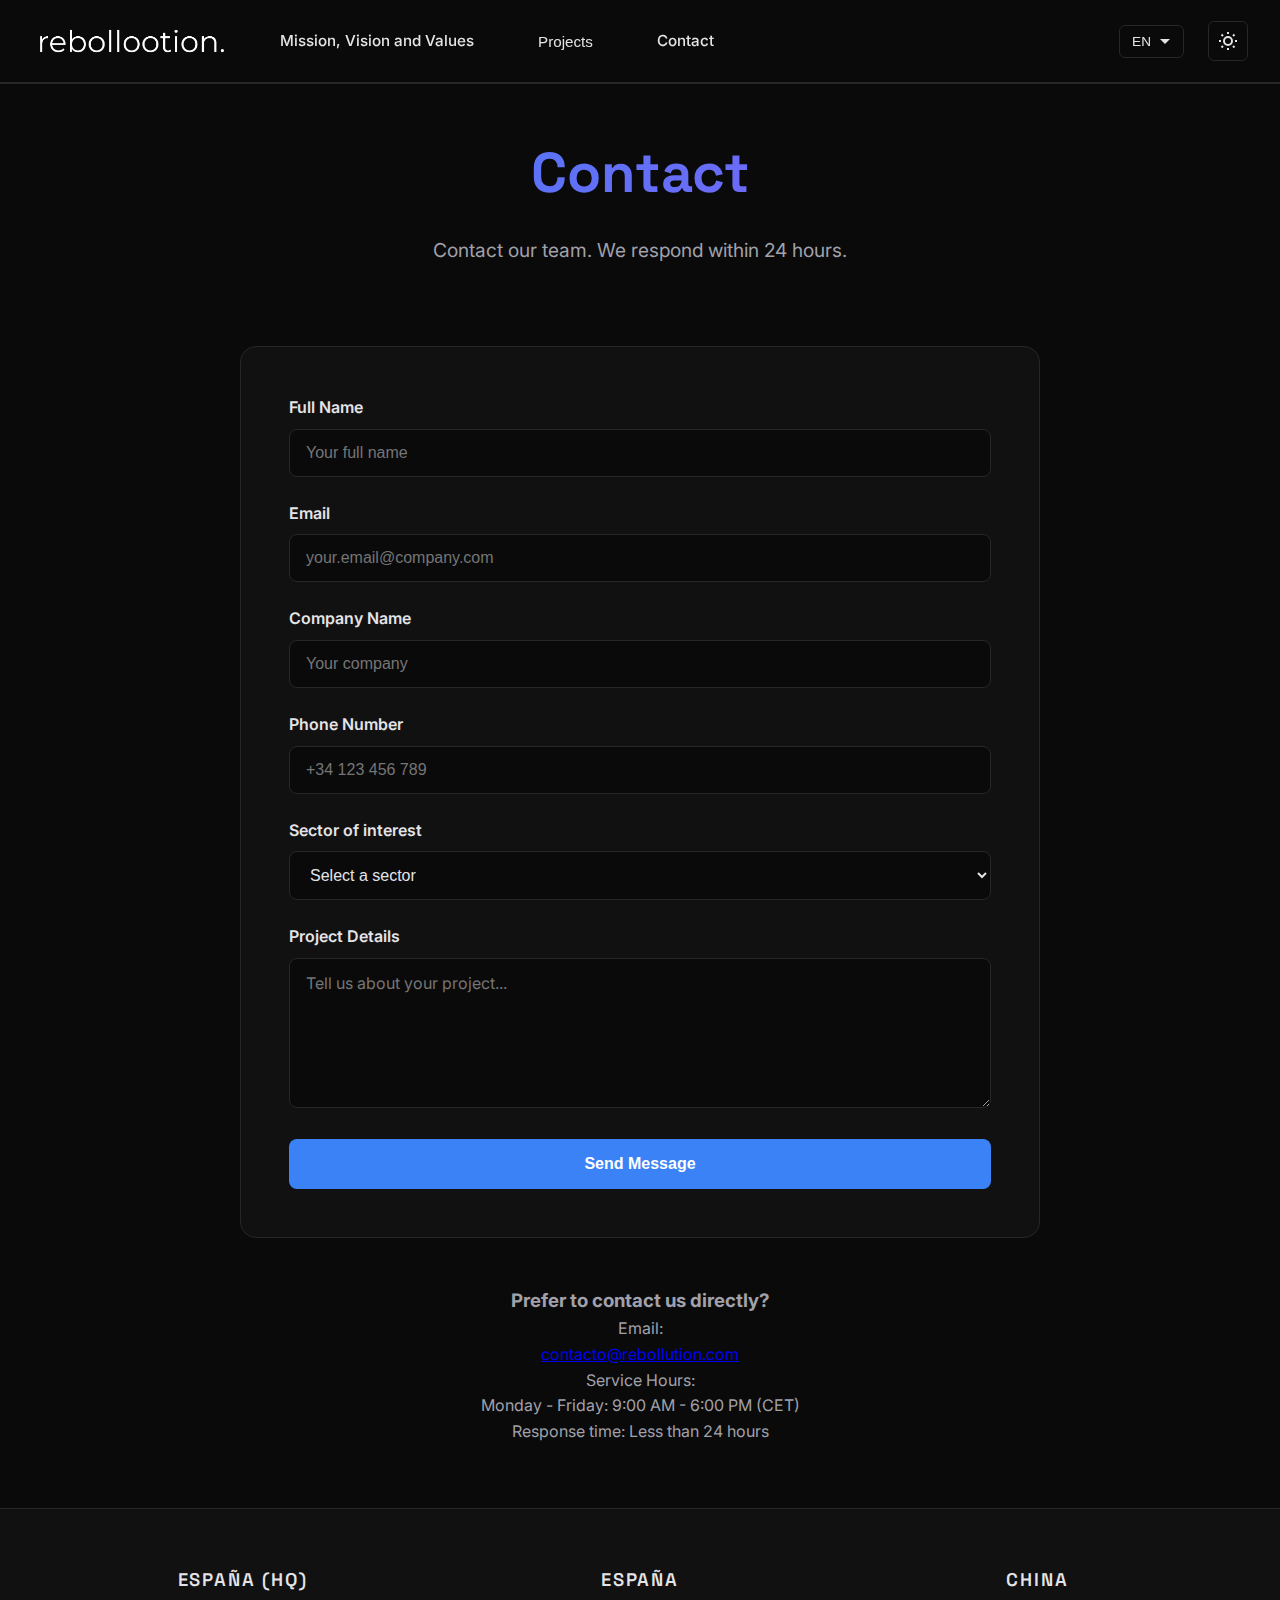
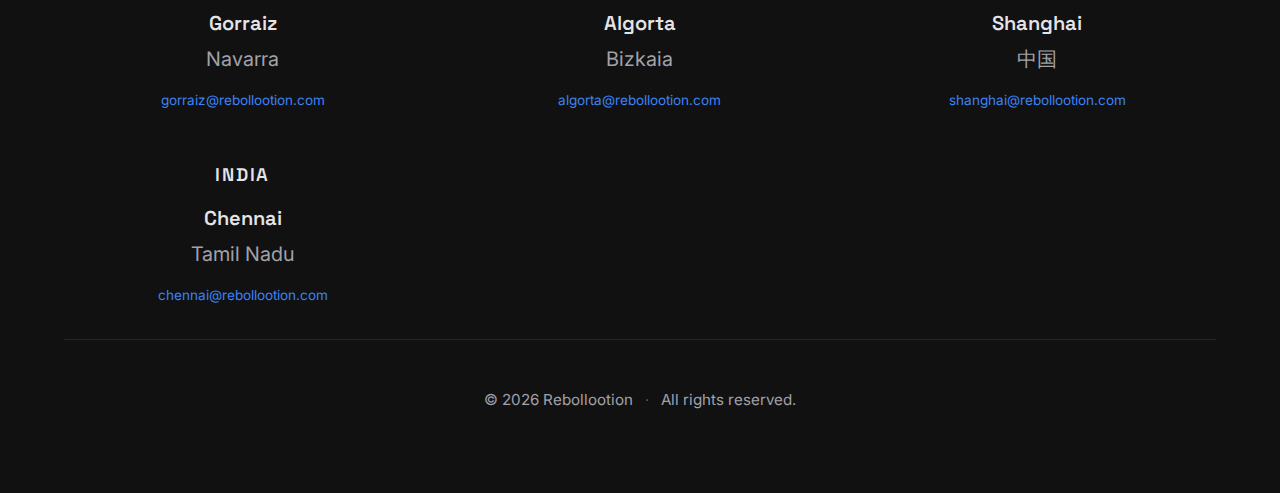
<file: pages/contacto.html>
<!DOCTYPE html>
<html lang="en">
	<head>
		<!-- Meta tags -->
		<meta charset="UTF-8" />
		<meta name="viewport" content="width=device-width, initial-scale=1.0" />
		<meta
			name="description"
			content="Rebollution - Contact us - Let's transform your technology"
		/>
		<meta
			name="keywords"
			content="contact, consulting, technology, rebollution"
		/>
		<meta name="author" content="Rebollution" />
		<title data-i18n="contact-page-title">Contact Us</title>

		<!-- Stylesheets -->
		<link rel="stylesheet" href="../assets/css/styles.css" />
		<link rel="stylesheet" href="../assets/css/header.css" />
		<link rel="stylesheet" href="../assets/css/pages.css" />
		<link rel="stylesheet" href="../assets/css/footer.css" />
	</head>

	<body>
		<!-- Header Component -->
		<div id="header-placeholder"></div>

		<!-- Main content -->
		<main class="subpage-main">
			<div class="container">
				<!-- Page header -->
				<div class="subpage-header">
					<h1 class="subpage-title" data-i18n="contact-page-title">
						Contact Us
					</h1>
					<p class="subpage-subtitle" data-i18n="contact-page-subtitle">
						Get in touch with our team. We respond within 24 hours.
					</p>
				</div>

				<!-- Contact container -->
				<div class="contact-container">
					<!-- Contact form -->
					<form class="contact-form" id="contactForm">
						<!-- Name field -->
						<div class="form-group">
							<label for="name" class="form-label" data-i18n="form-name"
								>Full Name</label
							>
							<input
								type="text"
								id="name"
								name="name"
								class="form-input"
								placeholder="Your full name"
								data-i18n-placeholder="form-name-placeholder"
								required
							/>
						</div>

						<!-- Email field -->
						<div class="form-group">
							<label for="email" class="form-label" data-i18n="form-email"
								>Email Address</label
							>
							<input
								type="email"
								id="email"
								name="email"
								class="form-input"
								placeholder="your.email@company.com"
								data-i18n-placeholder="form-email-placeholder"
								required
							/>
						</div>

						<!-- Company field -->
						<div class="form-group">
							<label for="company" class="form-label" data-i18n="form-company"
								>Company Name</label
							>
							<input
								type="text"
								id="company"
								name="company"
								class="form-input"
								placeholder="Your company"
								data-i18n-placeholder="form-company-placeholder"
							/>
						</div>

						<!-- Phone field -->
						<div class="form-group">
							<label for="phone" class="form-label" data-i18n="form-phone"
								>Phone Number</label
							>
							<input
								type="tel"
								id="phone"
								name="phone"
								class="form-input"
								placeholder="+34 123 456 789"
								data-i18n-placeholder="form-phone-placeholder"
							/>
						</div>

						<!-- Sector field -->
						<div class="form-group">
							<label for="sector" class="form-label" data-i18n="form-sector">
								Sector de interés
							</label>
							<select
								id="sector"
								name="sector"
								class="form-select"
								data-i18n-value="form-sector-select"
							>
								<option value="" data-i18n="form-sector-select">
									Selecciona un sector
								</option>

								<!-- Energía sostenible -->
								<option value="hydrogen" data-i18n="hydrogen-title">
									Hidrógeno
								</option>
								<option value="wind" data-i18n="wind-title">Eólica</option>
								<option value="solar" data-i18n="solar-title">
									Fotovoltaica
								</option>
								<option value="biomass" data-i18n="biomass-title">
									Biomasa
								</option>

								<!-- Electrónica avanzada -->
								<option value="robotics" data-i18n="robotics-title">
									Robótica
								</option>
								<option value="cybersecurity" data-i18n="cybersecurity-title">
									Ciberseguridad
								</option>
								<option value="automation" data-i18n="automation-title">
									Automatización
								</option>
								<option value="mobility" data-i18n="mobility-title">
									Movilidad
								</option>

								<!-- Opción genérica -->
								<option value="other" data-i18n="form-sector-other">
									Otro
								</option>
							</select>
						</div>

						<!-- Message field -->
						<div class="form-group">
							<label for="message" class="form-label" data-i18n="form-message"
								>Project Details</label
							>
							<textarea
								id="message"
								name="message"
								class="form-textarea"
								placeholder="Tell us about your project..."
								data-i18n-placeholder="form-message-placeholder"
								required
							></textarea>
						</div>

						<!-- Submit button -->
						<button
							type="submit"
							class="form-button"
							id="submitBtn"
							data-i18n="form-submit"
						>
							Send Message
						</button>

						<!-- Form messages -->
						<div
							id="formMessage"
							class="form-message"
							style="display: none"
						></div>
					</form>

					<!-- Contact information -->
					<div class="contact-info">
						<h3 data-i18n="contact-alternative-title">
							Prefer to contact us directly?
						</h3>
						<p data-i18n="contact-email-label">Email:</p>
						<p>
							<a href="mailto:contacto@rebollution.com"
								>contacto@rebollution.com</a
							>
						</p>
						<p data-i18n="contact-hours-label">Service Hours:</p>
						<p data-i18n="contact-hours">
							Monday - Friday: 9:00 AM - 6:00 PM (CET)
						</p>
						<p data-i18n="contact-response">
							Response time: Less than 24 hours
						</p>
					</div>
				</div>
			</div>
		</main>

		<!-- Footer Component -->
		<div id="footer-placeholder"></div>

		<!-- Scripts -->
		<script src="../assets/js/components.js"></script>
		<script src="../assets/js/script.js"></script>
		<script src="../assets/js/emailjs-config.js"></script>
		<script>
			// Form handling
			document
				.getElementById("contactForm")
				.addEventListener("submit", async (e) => {
					e.preventDefault();

					const submitBtn = document.getElementById("submitBtn");
					const formMessage = document.getElementById("formMessage");
					const originalText = submitBtn.getAttribute("data-i18n");

					submitBtn.disabled = true;
					submitBtn.textContent =
						submitBtn.getAttribute("data-i18n") || "Sending...";

					try {
						const formData = new FormData(e.target);
						const data = Object.fromEntries(formData);

						// Send email using EmailJS
						await emailjs.send(
							"service_YOUR_SERVICE_ID",
							"template_YOUR_TEMPLATE_ID",
							{
								from_name: data.name,
								from_email: data.email,
								company: data.company,
								phone: data.phone,
								sector: data.sector,
								project_type: data.projectType,
								budget: data.budget,
								message: data.message,
							}
						);

						// Success message
						formMessage.classList.remove("error");
						formMessage.classList.add("success");
						formMessage.textContent =
							"Message sent successfully! We will respond within 24 hours.";
						formMessage.style.display = "block";

						// Reset form
						e.target.reset();
					} catch (error) {
						// Error message
						formMessage.classList.remove("success");
						formMessage.classList.add("error");
						formMessage.textContent =
							"Failed to send message. Please try again or email us directly.";
						formMessage.style.display = "block";
					} finally {
						submitBtn.disabled = false;
						submitBtn.textContent = "Send Message";
					}
				});
		</script>
	</body>
</html>
</file>
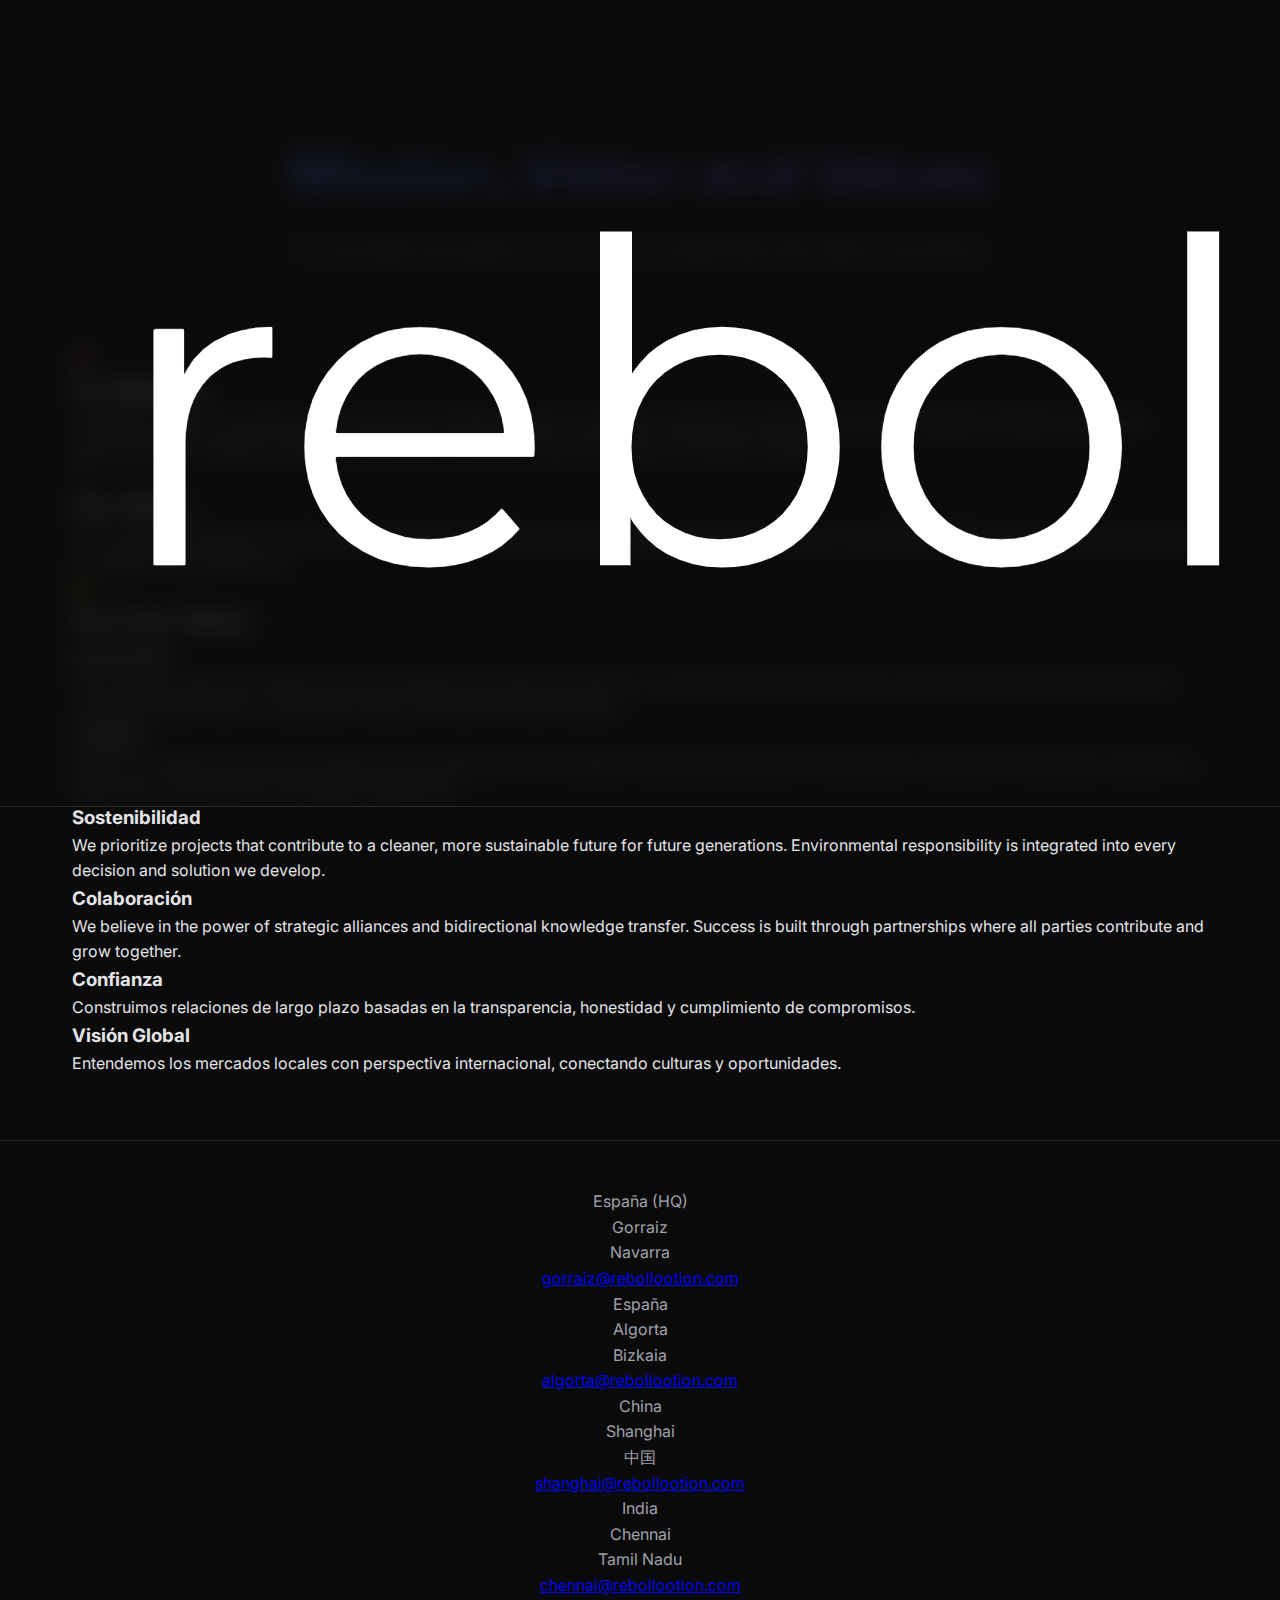
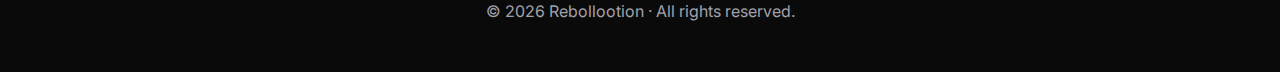
<file: pages/mision.html>
<!DOCTYPE html>
<html lang="es">
	<head>
		<meta charset="UTF-8" />
		<meta name="viewport" content="width=device-width, initial-scale=1.0" />
		<meta
			name="description"
			content="Rebollootion - Misión, Visión y Valores"
		/>
		<title>Misión, Visión y Valores | Rebollootion</title>
		<link rel="stylesheet" href="../assets/css/styles.css" />
		<link rel="stylesheet" href="../assets/css/pages.css" />
	</head>
	<body>
		<div id="header-placeholder"></div>

		<main class="subpage-main">
			<div class="container">
				<div class="subpage-header">
					<h1 class="subpage-title" data-i18n="mission-page-title">
						Misión, Visión y Valores
					</h1>
					<p class="subpage-subtitle" data-i18n="mission-page-subtitle">
						Los principios que guían nuestro trabajo y nuestra relación con
						clientes y partners
					</p>
				</div>

				<!-- MISIÓN -->
				<section class="mission-section">
					<div class="mission-card">
						<div class="mission-icon">🎯</div>
						<h2 data-i18n="mission-title">Nuestra Misión</h2>
						<p data-i18n="mission-text">
							Transformar ideas innovadoras en soluciones tecnológicas reales,
							conectando empresas europeas con mercados globales mediante
							consultoría especializada en energías sostenibles, electrónica
							avanzada y servicios técnicos de máxima calidad.
						</p>
					</div>
				</section>

				<!-- VISIÓN -->
				<section class="mission-section">
					<div class="mission-card">
						<div class="mission-icon">🔭</div>
						<h2 data-i18n="vision-title">Nuestra Visión</h2>
						<p data-i18n="vision-text">
							Ser el puente tecnológico de referencia entre Europa y Asia,
							liderando la transformación hacia un futuro sostenible mediante la
							innovación tecnológica y la colaboración internacional.
						</p>
					</div>
				</section>

				<!-- VALORES -->
				<section class="mission-section">
					<div class="mission-card">
						<div class="mission-icon">⭐</div>
						<h2 data-i18n="values-title">Nuestros Valores</h2>
						<div class="values-grid">
							<div class="value-item">
								<h3 data-i18n="value-innovation">Innovación</h3>
								<p data-i18n="value-innovation-desc">
									Buscamos constantemente nuevas soluciones y tecnologías que
									generen valor real para nuestros clientes.
								</p>
							</div>
							<div class="value-item">
								<h3 data-i18n="value-quality">Calidad</h3>
								<p data-i18n="value-quality-desc">
									Comprometidos con la excelencia técnica y el cumplimiento de
									los más altos estándares internacionales.
								</p>
							</div>
							<div class="value-item">
								<h3 data-i18n="value-sustainability">Sostenibilidad</h3>
								<p data-i18n="value-sustainability-desc">
									Priorizamos proyectos que contribuyen a un futuro más limpio y
									sostenible para las próximas generaciones.
								</p>
							</div>
							<div class="value-item">
								<h3 data-i18n="value-collaboration">Colaboración</h3>
								<p data-i18n="value-collaboration-desc">
									Creemos en el poder de las alianzas estratégicas y la
									transferencia bidireccional de conocimiento.
								</p>
							</div>
							<div class="value-item">
								<h3 data-i18n="value-trust">Confianza</h3>
								<p data-i18n="value-trust-desc">
									Construimos relaciones de largo plazo basadas en la
									transparencia, honestidad y cumplimiento de compromisos.
								</p>
							</div>
							<div class="value-item">
								<h3 data-i18n="value-global">Visión Global</h3>
								<p data-i18n="value-global-desc">
									Entendemos los mercados locales con perspectiva internacional,
									conectando culturas y oportunidades.
								</p>
							</div>
						</div>
					</div>
				</section>
			</div>
		</main>

		<div id="footer-placeholder"></div>

		<script src="../assets/js/components.js"></script>
		<script src="../assets/js/script.js"></script>
	</body>
</html>
</file>
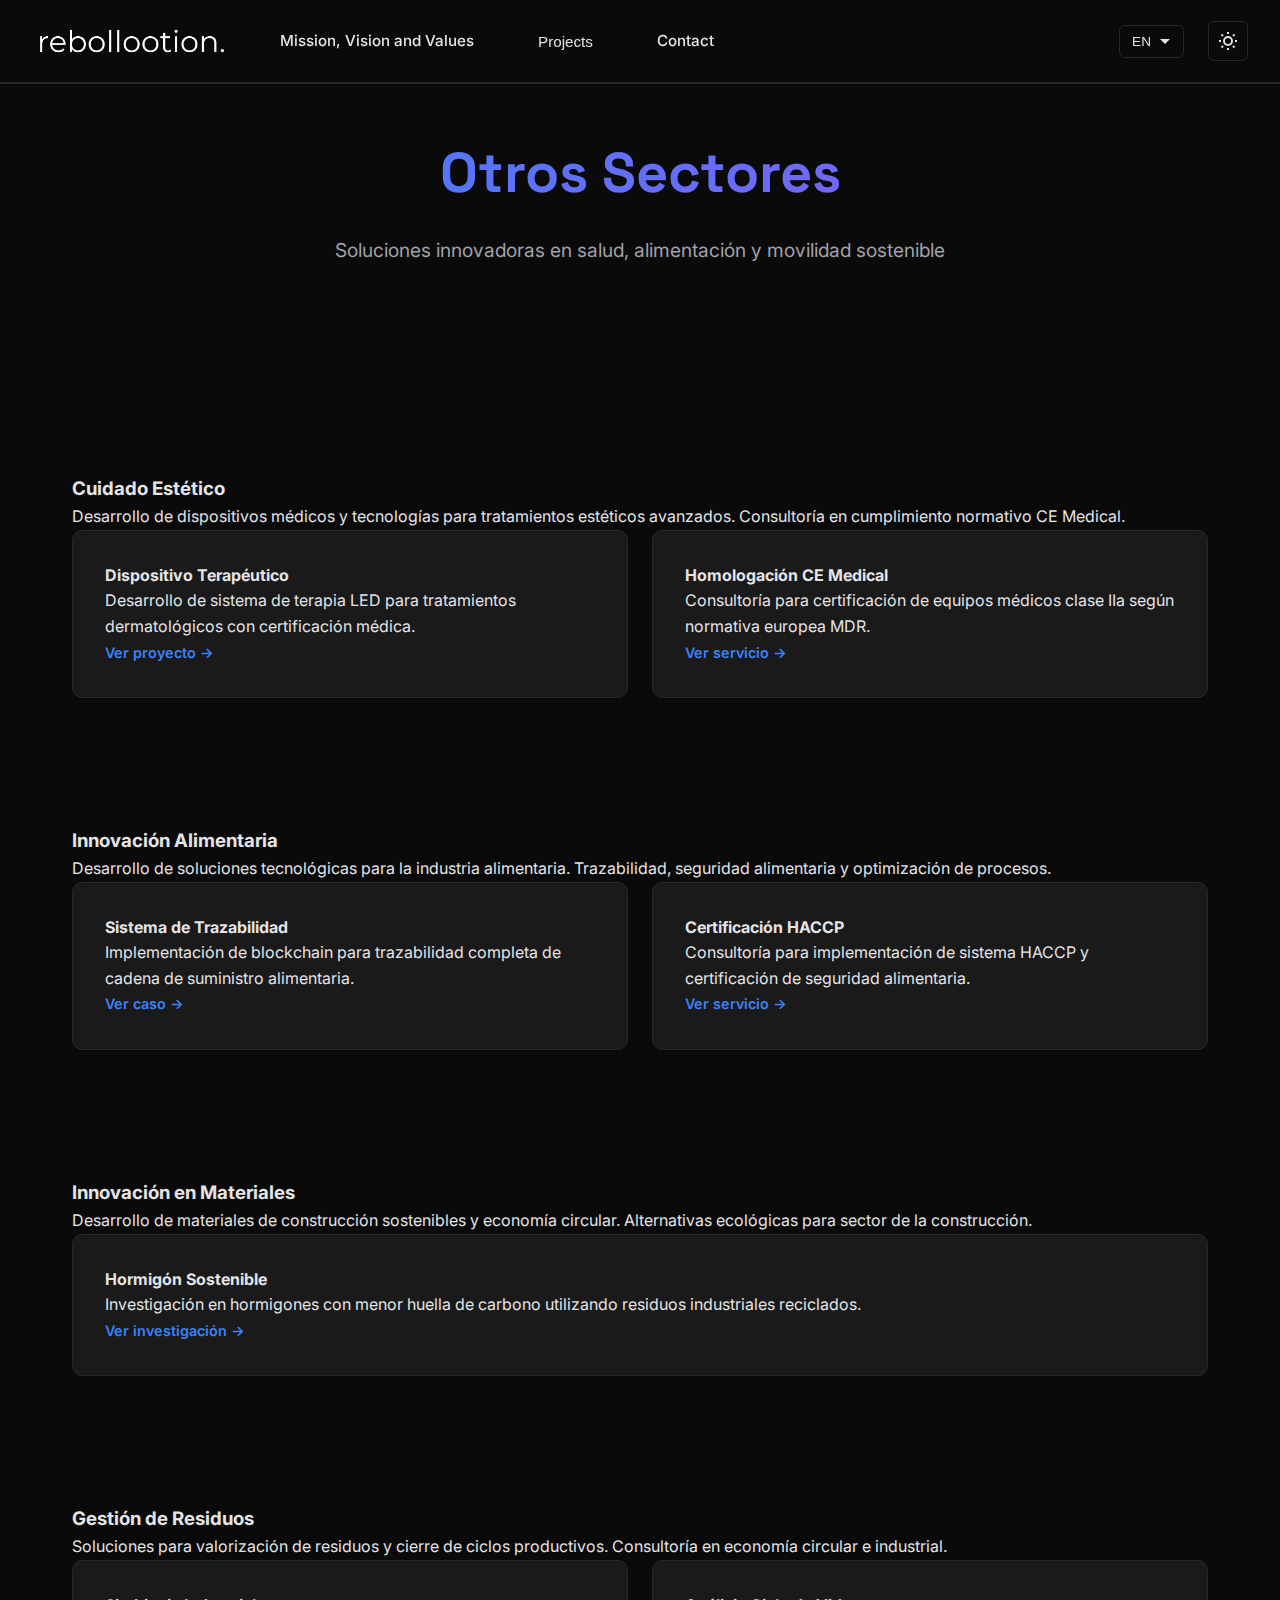
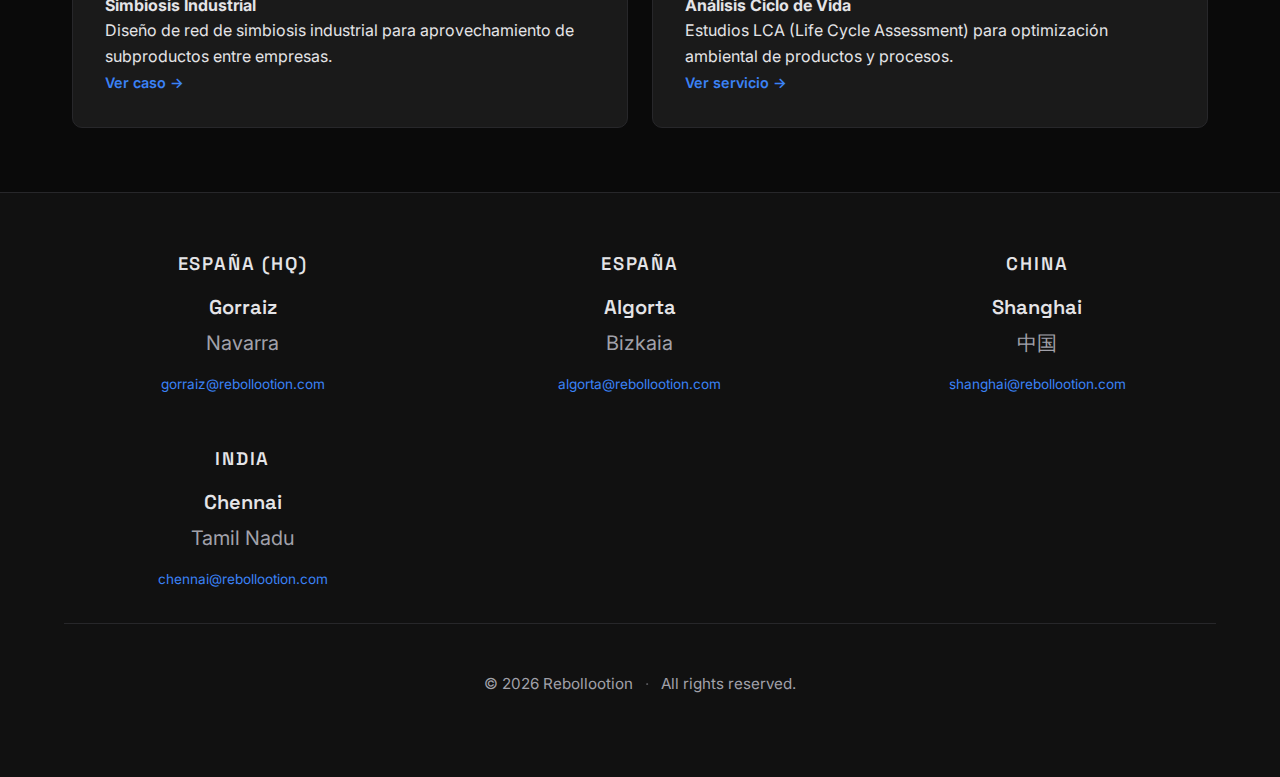
<file: pages/otros.html>
<!DOCTYPE html>
<html lang="es">
	<head>
		<meta charset="UTF-8" />
		<meta name="viewport" content="width=device-width, initial-scale=1.0" />
		<meta
			name="description"
			content="Rebollootion - Otros Sectores: Salud, alimentación y economía circular"
		/>
		<title>Otros Sectores | Rebollootion</title>
		<link rel="stylesheet" href="../assets/css/styles.css" />
		<link rel="stylesheet" href="../assets/css/header.css" />
		<link rel="stylesheet" href="../assets/css/footer.css" />
	</head>
	<body>
		<!-- Header Component -->
		<div id="header-placeholder"></div>

		<main class="subpage-main">
			<div class="container">
				<div class="subpage-header">
					<h1 class="subpage-title">Otros Sectores</h1>
					<p class="subpage-subtitle">
						Soluciones innovadoras en salud, alimentación y movilidad sostenible
					</p>
				</div>

				<!-- SALUD -->
				<section class="content-section">
					<h2 class="section-title">Salud</h2>

					<div class="subsection">
						<h3 class="subsection-title">Cuidado Estético</h3>
						<p class="subsection-intro">
							Desarrollo de dispositivos médicos y tecnologías para tratamientos
							estéticos avanzados. Consultoría en cumplimiento normativo CE
							Medical.
						</p>
						<div class="projects-grid">
							<div class="project-card">
								<h4>Dispositivo Terapéutico</h4>
								<p>
									Desarrollo de sistema de terapia LED para tratamientos
									dermatológicos con certificación médica.
								</p>
								<a href="#" class="project-link">Ver proyecto →</a>
							</div>
							<div class="project-card">
								<h4>Homologación CE Medical</h4>
								<p>
									Consultoría para certificación de equipos médicos clase IIa
									según normativa europea MDR.
								</p>
								<a href="#" class="project-link">Ver servicio →</a>
							</div>
						</div>
					</div>
				</section>

				<!-- ALIMENTACIÓN -->
				<section class="content-section">
					<h2 class="section-title">Alimentación</h2>

					<div class="subsection">
						<h3 class="subsection-title">Innovación Alimentaria</h3>
						<p class="subsection-intro">
							Desarrollo de soluciones tecnológicas para la industria
							alimentaria. Trazabilidad, seguridad alimentaria y optimización de
							procesos.
						</p>
						<div class="projects-grid">
							<div class="project-card">
								<h4>Sistema de Trazabilidad</h4>
								<p>
									Implementación de blockchain para trazabilidad completa de
									cadena de suministro alimentaria.
								</p>
								<a href="#" class="project-link">Ver caso →</a>
							</div>
							<div class="project-card">
								<h4>Certificación HACCP</h4>
								<p>
									Consultoría para implementación de sistema HACCP y
									certificación de seguridad alimentaria.
								</p>
								<a href="#" class="project-link">Ver servicio →</a>
							</div>
						</div>
					</div>
				</section>

				<!-- MATERIALES SOSTENIBLES -->
				<section class="content-section">
					<h2 class="section-title">Materiales Sostenibles</h2>

					<div class="subsection">
						<h3 class="subsection-title">Innovación en Materiales</h3>
						<p class="subsection-intro">
							Desarrollo de materiales de construcción sostenibles y economía
							circular. Alternativas ecológicas para sector de la construcción.
						</p>
						<div class="projects-grid">
							<div class="project-card">
								<h4>Hormigón Sostenible</h4>
								<p>
									Investigación en hormigones con menor huella de carbono
									utilizando residuos industriales reciclados.
								</p>
								<a href="#" class="project-link">Ver investigación →</a>
							</div>
						</div>
					</div>
				</section>

				<!-- ECONOMÍA CIRCULAR -->
				<section class="content-section">
					<h2 class="section-title">Economía Circular</h2>

					<div class="subsection">
						<h3 class="subsection-title">Gestión de Residuos</h3>
						<p class="subsection-intro">
							Soluciones para valorización de residuos y cierre de ciclos
							productivos. Consultoría en economía circular e industrial.
						</p>
						<div class="projects-grid">
							<div class="project-card">
								<h4>Simbiosis Industrial</h4>
								<p>
									Diseño de red de simbiosis industrial para aprovechamiento de
									subproductos entre empresas.
								</p>
								<a href="#" class="project-link">Ver caso →</a>
							</div>
							<div class="project-card">
								<h4>Análisis Ciclo de Vida</h4>
								<p>
									Estudios LCA (Life Cycle Assessment) para optimización
									ambiental de productos y procesos.
								</p>
								<a href="#" class="project-link">Ver servicio →</a>
							</div>
						</div>
					</div>
				</section>
			</div>
		</main>

		<!-- Footer Component -->
		<div id="footer-placeholder"></div>

		<script src="../assets/js/components.js"></script>
		<script src="../assets/js/script.js"></script>
	</body>
</html>
</file>
<file: assets/css/styles.css>
@import url("https://fonts.googleapis.com/css2?family=Inter:wght@300;400;600;700&family=Space+Grotesk:wght@500;700&display=swap");

* {
	margin: 0;
	padding: 0;
	box-sizing: border-box;
}

:root {
	--bg-primary: #0a0a0a;
	--bg-secondary: #111111;
	--bg-card: #1a1a1a;
	--text-primary: #e4e4e7;
	--text-secondary: #a1a1aa;
	--accent: #3b82f6;
	--accent-hover: #2563eb;
	--border: #27272a;
	--transition-smooth: all 0.4s cubic-bezier(0.4, 0, 0.2, 1);
	--transition-fast: all 0.2s cubic-bezier(0.4, 0, 0.2, 1);
}

body {
	font-family: "Inter", sans-serif;
	background: var(--bg-primary);
	color: var(--text-primary);
	line-height: 1.6;
	overflow-x: hidden;
	transition: background-color 0.3s ease, color 0.3s ease;
}

body.light-mode {
	--bg-primary: #ffffff;
	--bg-secondary: #f9fafb;
	--bg-card: #f3f4f6;
	--text-primary: #18181b;
	--text-secondary: #52525b;
	--border: #e4e4e7;
}

.container {
	max-width: 1200px;
	margin: 0 auto;
	padding: 0 2rem;
}

/* Header */
header {
	position: fixed;
	top: 0;
	width: 100%;
	background: rgba(10, 10, 10, 0.8);
	backdrop-filter: blur(12px);
	border-bottom: 1px solid var(--border);
	z-index: 1000;
	transition: var(--transition-smooth);
}

body.light-mode header {
	background: rgba(255, 255, 255, 0.8);
}

nav {
	display: flex;
	justify-content: space-between;
	align-items: center;
	padding: 1.5rem 2rem;
	max-width: 1400px;
	margin: 0 auto;
}

.logo {
	font-family: "Space Grotesk", sans-serif;
	font-size: 1.5rem;
	font-weight: 700;
	letter-spacing: -0.02em;
	background: linear-gradient(135deg, var(--accent), #8b5cf6);
	-webkit-background-clip: text;
	-webkit-text-fill-color: transparent;
	background-clip: text;
	text-decoration: none;
	transition: var(--transition-fast);
}

.logo:hover {
	transform: scale(1.05);
}

.nav-controls {
	display: flex;
	gap: 2rem;
	align-items: center;
}

.lang-selector {
	display: flex;
	gap: 0.5rem;
}

.lang-btn {
	background: none;
	border: 1px solid var(--border);
	color: var(--text-secondary);
	padding: 0.4rem 0.8rem;
	border-radius: 6px;
	cursor: pointer;
	transition: var(--transition-fast);
	font-size: 0.85rem;
	font-weight: 500;
}

.lang-btn:hover {
	background: rgba(59, 130, 246, 0.1);
	border-color: var(--accent);
	transform: translateY(-2px);
}

.lang-btn.active {
	background: var(--accent);
	color: white;
	border-color: var(--accent);
}

.theme-toggle {
	background: none;
	border: 1px solid var(--border);
	color: var(--text-primary);
	padding: 0.5rem;
	border-radius: 6px;
	cursor: pointer;
	transition: var(--transition-fast);
	width: 40px;
	height: 40px;
	display: flex;
	align-items: center;
	justify-content: center;
}

.theme-toggle:hover {
	background: var(--bg-card);
	transform: rotate(15deg) scale(1.1);
}

.theme-toggle svg {
	transition: var(--transition-fast);
}

/* ============================================
   HERO SECTION WITH VIDEO BACKGROUND
   ============================================ */

.hero {
    position: relative;
    width: 100%;
    min-height: 100vh;
    display: flex;
    align-items: center;
    justify-content: center;
    overflow: hidden;
    background: linear-gradient(135deg, var(--bg-primary) 0%, rgba(59, 130, 246, 0.05) 100%);
}

/* Video background - solo dentro del hero */
.hero-video {
    position: fixed;
    top: 0;
    left: 0;
    width: 100%;
    height: 100vh;
    object-fit: cover;
    object-position: center;
    z-index: 0;
    pointer-events: none;
}

/* Dark overlay for readability (80% opacity) */
.hero-overlay {
    position: absolute;
    top: 0;
    left: 0;
    width: 100%;
    height: 100%;
    background: rgba(0, 0, 0, 0.7);
    z-index: 2;
    pointer-events: none;
}

/* Hero content positioning */
.hero-content {
    position: relative;
    z-index: 3;
    max-width: 900px;
    margin: 0 auto;
    padding: 2rem;
    text-align: center;
    animation: fadeInUp 0.8s ease-out;
}

/* Hero title styling */
.hero-title {
    font-size: 3.5rem;
    font-weight: 700;
    line-height: 1.2;
    margin-bottom: 1.5rem;
    color: var(--text-primary);
    letter-spacing: -0.02em;
}

/* Gradient text effect */
.gradient-text {
	background: linear-gradient(135deg, var(--accent), #8b5cf6);
	-webkit-background-clip: text;
	-webkit-text-fill-color: transparent;
	background-clip: text;
	background-size: 200% 200%;
	animation: gradientShift 5s ease infinite;
}

@keyframes gradientShift {
	0%,
	100% {
		background-position: 0% 50%;
	}
	50% {
		background-position: 100% 50%;
	}
}

/* Hero subtitle */
.hero-subtitle {
    font-size: 1.2rem;
    line-height: 1.6;
    color: var(--text-secondary);
    margin-bottom: 2rem;
    max-width: 700px;
    margin-left: auto;
    margin-right: auto;
}

/* CTA button */
.cta-button {
    display: inline-block;
    padding: 1rem 2.5rem;
    font-size: 1rem;
    font-weight: 600;
    color: white;
    background: linear-gradient(135deg, #3b82f6, #2563eb);
    border: 2px solid #3b82f6;
    border-radius: 8px;
    text-decoration: none;
    transition: all 0.3s cubic-bezier(0.16, 1, 0.3, 1);
    cursor: pointer;
    box-shadow: 0 10px 30px rgba(59, 130, 246, 0.3);
}

.cta-button:hover {
    transform: translateY(-3px);
    box-shadow: 0 15px 40px rgba(59, 130, 246, 0.4);
    background: linear-gradient(135deg, #2563eb, #1d4ed8);
}

.cta-button:active {
    transform: translateY(-1px);
}

/* Fade in up animation */
@keyframes fadeInUp {
    from {
        opacity: 0;
        transform: translateY(30px);
    }
    to {
        opacity: 1;
        transform: translateY(0);
    }
}

/* ============================================
   SECTIONS DESPUÉS DEL HERO (para que aparezcan sobre el fondo)
   ============================================ */

.sectors,
.cta-section,
main > section:not(.hero) {
    position: relative;
    z-index: 10;
	background: var(--bg-secondary);
}

/* ============================================
   RESPONSIVE - TABLET
   ============================================ */

@media (max-width: 1024px) {
    .hero-title {
        font-size: 2.8rem;
    }

    .hero-subtitle {
        font-size: 1.1rem;
    }

    .hero-content {
        padding: 1.5rem;
    }
}

/* ============================================
   RESPONSIVE - MOBILE
   ============================================ */

@media (max-width: 768px) {
    .hero {
        min-height: 80vh;
    }

    .hero-title {
        font-size: 2.2rem;
        margin-bottom: 1rem;
    }

    .hero-subtitle {
        font-size: 0.95rem;
        margin-bottom: 1.5rem;
    }

    .cta-button {
        padding: 0.85rem 2rem;
        font-size: 0.95rem;
    }

    .hero-content {
        padding: 1rem;
    }
}

@media (max-width: 480px) {
    .hero {
        min-height: 70vh;
    }

    .hero-title {
        font-size: 1.8rem;
    }

    .hero-subtitle {
        font-size: 0.9rem;
    }

    .cta-button {
        padding: 0.75rem 1.5rem;
        font-size: 0.9rem;
        width: 100%;
    }

    .hero-content {
        padding: 0.75rem;
    }
}

/* ============================================
   DARK MODE OVERLAY ADJUSTMENT
   ============================================ */

body.light-mode .hero-overlay {
    background: rgba(245, 245, 245, 0.7);
}

/* Sectors Grid */
.sectors {
	padding: 6rem 2rem;
	background: var(--bg-secondary);
	transition: background-color 0.3s ease;
}

.section-title {
	font-family: "Space Grotesk", sans-serif;
	font-size: 2.5rem;
	text-align: center;
	margin-bottom: 4rem;
	font-weight: 700;
	opacity: 0;
	animation: fadeInUp 0.6s ease-out forwards;
}

.sectors-grid {
	display: grid;
	grid-template-columns: repeat(auto-fit, minmax(300px, 1fr));
	gap: 2rem;
	max-width: 1200px;
	margin: 0 auto;
}

.sector-card {
	background: var(--bg-card);
	border: 1px solid var(--border);
	border-radius: 12px;
	overflow: hidden;
	transition: var(--transition-smooth);
	cursor: pointer;
	text-decoration: none;
	color: inherit;
	display: block;
	opacity: 0;
	animation: fadeInUp 0.6s ease-out forwards;
}

.sector-card:nth-child(1) {
	animation-delay: 0.1s;
}
.sector-card:nth-child(2) {
	animation-delay: 0.2s;
}
.sector-card:nth-child(3) {
	animation-delay: 0.3s;
}
.sector-card:nth-child(4) {
	animation-delay: 0.4s;
}

.sector-card:hover {
	transform: translateY(-10px);
	border-color: var(--accent);
	box-shadow: 0 25px 50px rgba(0, 0, 0, 0.4);
}

body.light-mode .sector-card:hover {
	box-shadow: 0 25px 50px rgba(0, 0, 0, 0.15);
}

.sector-image {
	width: 100%;
	height: 200px;
	background: linear-gradient(135deg, #1e293b 0%, #334155 100%);
	display: flex;
	align-items: center;
	justify-content: center;
	font-size: 3rem;
	position: relative;
	overflow: hidden;
	transition: var(--transition-smooth);
}

.sector-image svg {
	transition: var(--transition-smooth);
	position: relative;
	z-index: 2;
}

.sector-card:hover .sector-image svg {
	transform: scale(1.1) rotate(5deg);
}

.sector-image::before {
	content: "";
	position: absolute;
	top: 0;
	left: 0;
	right: 0;
	bottom: 0;
	background: linear-gradient(135deg, transparent, rgba(59, 130, 246, 0.3));
	opacity: 0;
	transition: var(--transition-smooth);
}

.sector-card:hover .sector-image::before {
	opacity: 1;
}

.sector-content {
	padding: 2rem;
	transition: var(--transition-fast);
}

.sector-card:hover .sector-content {
	transform: translateY(-5px);
}

.sector-title {
	font-family: "Space Grotesk", sans-serif;
	font-size: 1.5rem;
	margin-bottom: 0.75rem;
	font-weight: 600;
	transition: var(--transition-fast);
}

.sector-card:hover .sector-title {
	color: var(--accent);
}

.sector-description {
	color: var(--text-secondary);
	font-size: 0.95rem;
	line-height: 1.6;
	transition: var(--transition-fast);
}

/* Contact Section */
.contact {
	padding: 6rem 2rem;
	background: var(--bg-secondary);
	text-align: center;
	transition: background-color 0.3s ease;
}

.contact-info {
	max-width: 600px;
	margin: 0 auto;
}

.contact p {
	color: var(--text-secondary);
	margin-bottom: 2rem;
	font-size: 1.1rem;
	transition: var(--transition-fast);
}

.contact-email {
	color: var(--accent);
	text-decoration: none;
	font-size: 1.5rem;
	font-weight: 600;
	transition: var(--transition-smooth);
	display: inline-block;
	position: relative;
}

.contact-email::after {
	content: "";
	position: absolute;
	bottom: -5px;
	left: 0;
	width: 0;
	height: 2px;
	background: var(--accent);
	transition: width 0.4s ease;
}

.contact-email:hover::after {
	width: 100%;
}

.contact-email:hover {
	color: var(--accent-hover);
	transform: translateY(-2px);
}

/* Footer */
footer {
	padding: 3rem 2rem;
	text-align: center;
	border-top: 1px solid var(--border);
	color: var(--text-secondary);
	transition: var(--transition-fast);
}

.location {
	margin-top: 1rem;
	font-size: 0.95rem;
}

/* ============================================
   ESTILOS DE SUBPÁGINAS
   ============================================ */

.subpage-main {
	padding: 8rem 0 4rem;
	min-height: 100vh;
}

.back-button {
	display: inline-flex;
	align-items: center;
	gap: 0.5rem;
	color: var(--text-secondary);
	text-decoration: none;
	margin-bottom: 3rem;
	transition: var(--transition-smooth);
	font-size: 0.95rem;
}

.back-button:hover {
	color: var(--accent);
	transform: translateX(-5px);
}

.back-button svg {
	transition: var(--transition-fast);
}

.back-button:hover svg {
	transform: translateX(-3px);
}

.subpage-header {
	text-align: center;
	margin-bottom: 5rem;
	animation: fadeInUp 0.8s ease-out;
}

.subpage-title {
	font-family: "Space Grotesk", sans-serif;
	font-size: clamp(2.5rem, 5vw, 3.5rem);
	margin-bottom: 1rem;
	font-weight: 700;
	background: linear-gradient(135deg, var(--accent), #8b5cf6);
	-webkit-background-clip: text;
	-webkit-text-fill-color: transparent;
	background-clip: text;
}

.subpage-subtitle {
	font-size: 1.2rem;
	color: var(--text-secondary);
	max-width: 700px;
	margin: 0 auto;
	line-height: 1.7;
}

/* Sector Sections */
.sector-section {
	margin-bottom: 6rem;
}

.sector-section-title {
	font-family: "Space Grotesk", sans-serif;
	font-size: 2rem;
	margin-bottom: 3rem;
	padding-bottom: 1rem;
	border-bottom: 2px solid var(--border);
	color: var(--text-primary);
	transition: var(--transition-fast);
}

/* Subsector */
.subsector {
	margin-bottom: 4rem;
	animation: fadeInUp 0.6s ease-out;
}

.subsector-intro {
	margin-bottom: 2rem;
	padding: 2rem;
	background: var(--bg-card);
	border-left: 4px solid var(--accent);
	border-radius: 8px;
	transition: var(--transition-smooth);
}

.subsector-intro:hover {
	transform: translateX(5px);
	box-shadow: 0 10px 30px rgba(0, 0, 0, 0.2);
}

body.light-mode .subsector-intro:hover {
	box-shadow: 0 10px 30px rgba(0, 0, 0, 0.08);
}

.subsector-intro h3 {
	font-family: "Space Grotesk", sans-serif;
	font-size: 1.5rem;
	margin-bottom: 1rem;
	color: var(--accent);
	transition: var(--transition-fast);
}

.subsector-intro p {
	color: var(--text-secondary);
	line-height: 1.8;
}

/* Projects Grid */
.projects-grid {
	display: grid;
	grid-template-columns: repeat(auto-fit, minmax(280px, 1fr));
	gap: 1.5rem;
}

.project-card {
	background: var(--bg-card);
	border: 1px solid var(--border);
	border-radius: 10px;
	padding: 2rem;
	transition: var(--transition-smooth);
	position: relative;
	overflow: hidden;
}

.project-card::before {
	content: "";
	position: absolute;
	top: 0;
	left: 0;
	width: 100%;
	height: 3px;
	background: linear-gradient(90deg, var(--accent), #8b5cf6);
	transform: scaleX(0);
	transform-origin: left;
	transition: transform 0.4s ease;
}

.project-card:hover::before {
	transform: scaleX(1);
}

.project-card:hover {
	transform: translateY(-5px);
	border-color: var(--accent);
	box-shadow: 0 15px 40px rgba(0, 0, 0, 0.3);
}

body.light-mode .project-card:hover {
	box-shadow: 0 15px 40px rgba(0, 0, 0, 0.1);
}

.project-icon {
	width: 60px;
	height: 60px;
	background: linear-gradient(135deg, var(--accent), #8b5cf6);
	border-radius: 12px;
	display: flex;
	align-items: center;
	justify-content: center;
	margin-bottom: 1.5rem;
	transition: var(--transition-smooth);
	font-size: 2rem;
}

.project-card:hover .project-icon {
	transform: scale(1.1) rotate(5deg);
}

.project-icon svg {
	color: white;
}

.project-title {
	font-family: "Space Grotesk", sans-serif;
	font-size: 1.2rem;
	margin-bottom: 0.75rem;
	font-weight: 600;
	color: var(--text-primary);
	transition: var(--transition-fast);
}

.project-card:hover .project-title {
	color: var(--accent);
}

.project-desc {
	color: var(--text-secondary);
	font-size: 0.9rem;
	line-height: 1.6;
	margin-bottom: 1.5rem;
}

.project-link {
	color: var(--accent);
	text-decoration: none;
	font-weight: 600;
	font-size: 0.9rem;
	display: inline-flex;
	align-items: center;
	gap: 0.5rem;
	transition: var(--transition-fast);
}

.project-link:hover {
	gap: 0.75rem;
	color: var(--accent-hover);
}

/* Responsive */
@media (max-width: 768px) {
	.nav-controls {
		gap: 1rem;
	}

	.lang-selector {
		gap: 0.3rem;
	}

	.lang-btn {
		padding: 0.3rem 0.6rem;
		font-size: 0.8rem;
	}

	.sectors-grid {
		grid-template-columns: 1fr;
	}

	.hero {
		padding: 6rem 1rem 3rem;
	}

	.subpage-main {
		padding: 6rem 1rem 2rem;
	}

	.projects-grid {
		grid-template-columns: 1fr;
	}

	.subsector-intro {
		padding: 1.5rem;
	}
}

@media (max-width: 480px) {
	nav {
		padding: 1rem;
	}

	.logo {
		font-size: 1.2rem;
	}

	.nav-controls {
		gap: 0.5rem;
	}

	.section-title {
		font-size: 2rem;
	}

	.sector-section-title {
		font-size: 1.5rem;
	}
}

/* Scroll suave para toda la página */
html {
	scroll-behavior: smooth;
}

/* Mejoras de accesibilidad */
@media (prefers-reduced-motion: reduce) {
	*,
	*::before,
	*::after {
		animation-duration: 0.01ms !important;
		animation-iteration-count: 1 !important;
		transition-duration: 0.01ms !important;
	}
}

/* Loading states */
@keyframes shimmer {
	0% {
		background-position: -1000px 0;
	}
	100% {
		background-position: 1000px 0;
	}
}

.loading {
	animation: shimmer 2s infinite;
	background: linear-gradient(
		to right,
		var(--bg-card) 0%,
		var(--bg-secondary) 50%,
		var(--bg-card) 100%
	);
	background-size: 1000px 100%;
}

/* ============================================
   SECTOR CARDS WITH IMAGES
   ============================================ */

.sector-image {
    width: 100%;
    height: 250px;
    overflow: hidden;
    background: linear-gradient(135deg, var(--bg-card) 0%, rgba(59, 130, 246, 0.1) 100%);
    display: flex;
    align-items: center;
    justify-content: center;
}

.sector-image img {
    width: 100%;
    height: 100%;
    object-fit: cover;
    object-position: center;
    transition: transform 0.4s cubic-bezier(0.16, 1, 0.3, 1);
}

.sector-card:hover .sector-image img {
    transform: scale(1.08);
}

/* Mobile optimization */
@media (max-width: 768px) {
    .sector-image {
        height: 200px;
    }
}

@media (max-width: 480px) {
    .sector-image {
        height: 180px;
    }
}
</file>
<file: assets/css/header.css>
/* ============================================
   NAVBAR - GENERAL
   ============================================ */

.navbar {
	display: flex;
	justify-content: space-between;
	align-items: center;
	padding: 1rem 2rem;
	max-width: 1400px;
	margin: 0 auto;
	border-bottom: 1px solid var(--border);
	position: relative;
}

/* ============================================
   LOGO
   ============================================ */

.logo-link {
	display: flex;
	align-items: center;
	text-decoration: none;
	transition: transform 0.3s ease;
	flex-shrink: 0;
	z-index: 1002;
}

.logo-link:hover {
	transform: scale(1.05);
}

.logo-img {
	height: 50px;
	width: auto;
	max-width: 200px;
	object-fit: contain;
}

/* ============================================
   HAMBURGER BUTTON (solo móvil)
   ============================================ */

.hamburger {
	display: none;
	flex-direction: column;
	gap: 6px;
	background: none;
	border: none;
	cursor: pointer;
	padding: 0.75rem;
	z-index: 1002;
	transition: all 0.3s ease;
}

.hamburger span {
	display: block;
	width: 28px;
	height: 3px;
	background: var(--text-primary);
	border-radius: 3px;
	transition: all 0.3s ease;
}

.hamburger.active span:nth-child(1) {
	transform: rotate(45deg) translate(9px, 9px);
}

.hamburger.active span:nth-child(2) {
	opacity: 0;
}

.hamburger.active span:nth-child(3) {
	transform: rotate(-45deg) translate(8px, -8px);
}

/* ============================================
   NAV MENU
   ============================================ */

.nav-menu {
	display: flex;
	gap: 2rem;
	align-items: center;
	flex: 1;
	margin-left: 2rem;
}

.nav-item {
	position: relative;
}

.nav-link {
	background: none;
	border: none;
	color: var(--text-primary);
	font-size: 0.95rem;
	font-weight: 500;
	cursor: pointer;
	padding: 0.5rem 1rem;
	transition: color 0.3s ease;
	text-decoration: none;
	display: flex;
	align-items: center;
	gap: 0.5rem;
}

.nav-link:hover {
	color: var(--accent);
}

.dropdown-arrow {
	transition: transform 0.3s ease;
}

.dropdown.active .dropdown-arrow {
	transform: rotate(180deg);
}

/* ============================================
   DROPDOWN CONTENT
   ============================================ */

.dropdown-content {
	position: absolute;
	top: 100%;
	left: 0;
	background: var(--bg-card);
	border: 1px solid var(--border);
	border-radius: 8px;
	min-width: 220px;
	box-shadow: 0 10px 40px rgba(0, 0, 0, 0.3);
	opacity: 0;
	visibility: hidden;
	transform: translateY(-10px);
	transition: all 0.3s ease;
	z-index: 1000;
	margin-top: 0.5rem;
}

.dropdown-content.show {
	opacity: 1;
	visibility: visible;
	transform: translateY(0);
}

.dropdown-item {
	position: relative;
}

.dropdown-item > a {
	display: block;
	padding: 0.75rem 1.25rem;
	color: var(--text-primary);
	text-decoration: none;
	transition: all 0.3s ease;
	font-size: 0.9rem;
}

.dropdown-item > a:hover {
	background: var(--accent);
	color: white;
}

/* ============================================
   SUBMENU TOGGLE (solo móvil)
   ============================================ */

.submenu-toggle {
	display: none;
}

/* ============================================
   SUBMENU (segundo nivel)
   ============================================ */

.submenu {
	position: absolute;
	left: 100%;
	top: 0;
	background: var(--bg-card);
	border: 1px solid var(--border);
	border-radius: 8px;
	min-width: 180px;
	box-shadow: 0 10px 40px rgba(0, 0, 0, 0.3);
	opacity: 0;
	visibility: hidden;
	transform: translateX(-10px);
	transition: all 0.3s ease;
	margin-left: 0.5rem;
	z-index: 1001;
}

.has-submenu:hover .submenu {
	opacity: 1;
	visibility: visible;
	transform: translateX(0);
}

.submenu a {
	display: block;
	padding: 0.6rem 1rem;
	color: var(--text-secondary);
	text-decoration: none;
	font-size: 0.85rem;
	transition: all 0.3s ease;
}

.submenu a:hover {
	background: rgba(59, 130, 246, 0.1);
	color: var(--accent);
}

/* ============================================
   NAV CONTROLS
   ============================================ */

.nav-controls {
	display: flex;
	gap: 1.5rem;
	align-items: center;
	margin-left: auto;
}

/* ============================================
   LANGUAGE DROPDOWN
   ============================================ */

.lang-dropdown {
	position: relative;
}

.lang-btn-current {
	display: flex;
	align-items: center;
	gap: 0.5rem;
	background: none;
	border: 1px solid var(--border);
	color: var(--text-primary);
	padding: 0.5rem 0.75rem;
	border-radius: 6px;
	cursor: pointer;
	transition: all 0.3s ease;
	font-size: 0.85rem;
	font-weight: 500;
}

.lang-btn-current:hover {
	background: var(--bg-card);
	border-color: var(--accent);
}

.lang-btn-current svg {
	transition: transform 0.3s ease;
}

.lang-dropdown-content.show .lang-btn-current svg {
	transform: rotate(180deg);
}

.lang-dropdown-content {
	position: absolute;
	top: 100%;
	right: 0;
	background: var(--bg-card);
	border: 1px solid var(--border);
	border-radius: 8px;
	min-width: 140px;
	box-shadow: 0 10px 40px rgba(0, 0, 0, 0.3);
	opacity: 0;
	visibility: hidden;
	transform: translateY(-10px);
	transition: all 0.3s ease;
	z-index: 1000;
	margin-top: 0.5rem;
}

.lang-dropdown-content.show {
	opacity: 1;
	visibility: visible;
	transform: translateY(0);
}

.lang-option {
	display: block;
	width: 100%;
	background: none;
	border: none;
	padding: 0.75rem 1rem;
	color: var(--text-secondary);
	text-align: left;
	cursor: pointer;
	transition: all 0.3s ease;
	font-size: 0.9rem;
}

.lang-option:hover {
	background: rgba(59, 130, 246, 0.1);
	color: var(--accent);
}

.lang-option.active {
	color: var(--accent);
	font-weight: 600;
}

/* ============================================
   THEME TOGGLE
   ============================================ */

.theme-toggle {
	background: none;
	border: 1px solid var(--border);
	color: var(--text-primary);
	padding: 0.5rem;
	border-radius: 6px;
	cursor: pointer;
	display: flex;
	align-items: center;
	justify-content: center;
	transition: all 0.3s ease;
}

.theme-toggle:hover {
	background: var(--bg-card);
	border-color: var(--accent);
	color: var(--accent);
}

.sun-icon,
.moon-icon {
	transition: all 0.3s ease;
}

/* ============================================
   MOBILE OVERLAY
   ============================================ */

.mobile-overlay {
	display: none;
	position: fixed;
	top: 0;
	left: 0;
	width: 100%;
	height: 100%;
	background: rgba(0, 0, 0, 0.6);
	backdrop-filter: blur(4px);
	z-index: 999;
	opacity: 0;
	transition: opacity 0.3s ease;
}

.mobile-overlay.active {
	display: block;
	opacity: 1;
}

/* ============================================
   RESPONSIVE - MOBILE (< 992px)
   ============================================ */

@media (max-width: 991px) {
	.navbar {
		padding: 0.75rem 1rem;
	}

	.hamburger {
		display: flex;
	}

	.logo-img {
		height: 35px;
	}

	.nav-menu {
		position: fixed;
		top: 0;
		right: -100%;
		height: 100vh;
		width: 320px;
		max-width: 85vw;
		background: var(--bg-card);
		flex-direction: column;
		align-items: flex-start;
		gap: 0;
		margin: 0;
		padding: 4.5rem 0 2rem;
		overflow-y: auto;
		transition: right 0.3s ease;
		z-index: 1001;
		box-shadow: -5px 0 20px rgba(0, 0, 0, 0.3);
	}

	.nav-menu.active {
		right: 0;
	}

	.nav-item {
		width: 100%;
		border-bottom: 1px solid var(--border);
	}

	.nav-link {
		width: 100%;
		padding: 1.1rem 1.5rem;
		justify-content: space-between;
		font-size: 1rem;
	}

	/* ✅ DROPDOWN EXPANDIDO POR DEFECTO en móvil */
	.dropdown-content {
		position: static;
		opacity: 1;
		visibility: visible;
		transform: none;
		box-shadow: none;
		border: none;
		border-radius: 0;
		background: rgba(59, 130, 246, 0.05);
		max-height: 2000px !important; /* ← Siempre visible */
		overflow: visible;
		transition: none;
		margin: 0;
	}

	/* Ocultar la flecha del dropdown en móvil */
	.dropdown-arrow {
		display: none;
	}

	.dropdown-item {
		border-bottom: 1px solid rgba(255, 255, 255, 0.05);
	}

	.dropdown-item:last-child {
		border-bottom: none;
	}

	.dropdown-item > a {
		padding: 1rem 1.5rem 1rem 2rem;
		font-size: 0.95rem;
		display: flex;
		justify-content: space-between;
		align-items: center;
	}

	/* ✅ SUBMENU EXPANDIDO POR DEFECTO en móvil */
	.submenu {
		position: static;
		opacity: 1;
		visibility: visible;
		transform: none;
		box-shadow: none;
		border: none;
		border-radius: 0;
		background: rgba(59, 130, 246, 0.03);
		max-height: 1000px !important; /* ← Siempre visible */
		overflow: visible;
		transition: none;
		margin: 0;
	}

	.submenu a {
		padding: 0.85rem 1.5rem 0.85rem 3rem;
		font-size: 0.9rem;
		border-bottom: 1px solid rgba(255, 255, 255, 0.03);
	}

	.submenu a:last-child {
		border-bottom: none;
	}

	/* ✅ NAV CONTROLS MÁS GRANDES Y MEJOR POSICIONADOS */
	.nav-controls {
		position: fixed;
		top: 0.5rem;
		right: 4rem;
		gap: 0.5rem;
		z-index: 1002;
	}

	.lang-btn-current {
		padding: 0.65rem 0.85rem;
		font-size: 0.9rem;
		border-width: 2px;
		min-width: 70px;
		justify-content: center;
	}

	.lang-btn-current svg {
		width: 14px;
		height: 14px;
	}

	.theme-toggle {
		padding: 0.65rem 0.75rem;
		border-width: 2px;
		min-width: 48px;
		min-height: 48px;
	}

	.theme-toggle svg {
		width: 22px;
		height: 22px;
	}

	/* Dropdown de idioma más grande en móvil */
	.lang-dropdown-content {
		min-width: 160px;
		right: 0;
		top: calc(100% + 0.5rem);
	}

	.lang-option {
		padding: 1rem 1.25rem;
		font-size: 1rem;
	}
}

/* ============================================
   TABLET (768px - 991px)
   ============================================ */

@media (min-width: 768px) and (max-width: 991px) {
	.nav-menu {
		width: 380px;
	}

	.nav-controls {
		right: 5rem;
	}
}

/* ============================================
   DESKTOP PEQUEÑO (992px - 1200px)
   ============================================ */

@media (min-width: 992px) and (max-width: 1200px) {
	.navbar {
		padding: 1rem 1.5rem;
	}

	.nav-menu {
		gap: 1.5rem;
		margin-left: 1.5rem;
	}

	.nav-link {
		font-size: 0.9rem;
		padding: 0.4rem 0.8rem;
	}
}
</file>
<file: assets/css/pages.css>
/* ============================================
   PAGES.CSS - Estilos de Páginas Específicas
   ============================================ */

/* ============================================
   PAGE HERO SECTION
   ============================================ */

.page-hero {
    background: linear-gradient(135deg, var(--bg-secondary) 0%, var(--bg-secondary) 100%);
    padding: 4rem 0;
    text-align: center;
    margin-bottom: 4rem;
}

.page-hero .hero-title {
    font-size: 2.8rem;
    font-weight: 700;
    margin-bottom: 1rem;
    background: linear-gradient(135deg, var(--accent), var(--accent-secondary));
    -webkit-background-clip: text;
    -webkit-text-fill-color: transparent;
    background-clip: text;
}

.page-hero .hero-subtitle {
    font-size: 1.2rem;
    color: var(--text-secondary);
    max-width: 700px;
    margin: 0 auto;
    line-height: 1.6;
}

.section-subtitle {
    font-size: 1.1rem;
    color: var(--text-secondary);
    margin-top: 0.75rem;
    max-width: 700px;
    margin-left: auto;
    margin-right: auto;
}

.cta-section {
    background: var(--bg-secondary);
    border-radius: 16px;
    padding: 3rem;
    margin: 4rem 0;
    text-align: center;
}

.cta-section .section-title {
    margin-bottom: 1rem;
}

.cta-section .section-subtitle {
    margin-bottom: 2rem;
}

.cta-section .cta-button {
    display: inline-block;
    padding: 1rem 2.5rem;
    background: var(--accent);
    color: white;
    text-decoration: none;
    border-radius: 8px;
    font-weight: 600;
    transition: all 0.3s ease;
}

.cta-section .cta-button:hover {
    background: var(--accent-hover);
    transform: translateY(-3px);
    box-shadow: 0 10px 30px rgba(59, 130, 246, 0.3);
}

@media (max-width: 768px) {
    .page-hero {
        padding: 3rem 0;
        margin-bottom: 3rem;
    }

    .page-hero .hero-title {
        font-size: 2.2rem;
    }

    .page-hero .hero-subtitle {
        font-size: 1rem;
    }

    .cta-section {
        padding: 2rem 1.5rem;
    }
}

@media (max-width: 480px) {
    .page-hero {
        padding: 2rem 0;
    }

    .page-hero .hero-title {
        font-size: 1.8rem;
    }

    .page-hero .hero-subtitle {
        font-size: 0.95rem;
    }

    .cta-section {
        padding: 1.5rem 1rem;
    }

    .cta-section .cta-button {
        width: 100%;
    }
}


/* ============================================
   PÁGINA DE CONTACTO - FORMULARIO
   ============================================ */

.contact-container {
	max-width: 800px;
	margin: 0 auto;
}

.contact-header {
	text-align: center;
	margin-bottom: 3rem;
}

.contact-form {
	background: var(--bg-secondary);
	border: 1px solid var(--border);
	border-radius: 16px;
	padding: 3rem;
}

.form-group {
	margin-bottom: 1.5rem;
}

.form-label {
	display: block;
	font-weight: 600;
	margin-bottom: 0.5rem;
	color: var(--text-primary);
}

.form-input,
.form-textarea,
.form-select {
	width: 100%;
	padding: 0.875rem 1rem;
	background: var(--bg-primary);
	border: 1px solid var(--border);
	border-radius: 8px;
	font-size: 1rem;
	color: var(--text-primary);
	transition: all 0.2s ease;
}

.form-input:focus,
.form-textarea:focus,
.form-select:focus {
	outline: none;
	border-color: var(--accent);
	box-shadow: 0 0 0 3px rgba(59, 130, 246, 0.1);
}

.form-textarea {
	min-height: 150px;
	resize: vertical;
	font-family: inherit;
}

.form-button {
	width: 100%;
	padding: 1rem;
	background: var(--accent);
	color: white;
	border: none;
	border-radius: 8px;
	font-size: 1rem;
	font-weight: 600;
	cursor: pointer;
	transition: all 0.2s ease;
}

.form-button:hover {
	background: var(--accent-hover);
	transform: translateY(-2px);
	box-shadow: 0 5px 15px rgba(59, 130, 246, 0.3);
}

.form-button:disabled {
	opacity: 0.6;
	cursor: not-allowed;
	transform: none;
}

.form-message {
	margin-top: 1rem;
	padding: 1rem;
	border-radius: 8px;
	text-align: center;
	font-weight: 500;
}

.form-message.success {
	background: rgba(34, 197, 94, 0.1);
	color: #22c55e;
	border: 1px solid rgba(34, 197, 94, 0.3);
}

.form-message.error {
	background: rgba(239, 68, 68, 0.1);
	color: #ef4444;
	border: 1px solid rgba(239, 68, 68, 0.3);
}

.contact-info {
	margin-top: 3rem;
	text-align: center;
	color: var(--text-secondary);
}

/* ============================================
   RESPONSIVE - PAGES
   ============================================ */

@media (max-width: 768px) {
	.contact-form {
		padding: 2rem 1.5rem;
	}

	.values-grid {
		grid-template-columns: 1fr;
	}

	.mission-title {
		font-size: 2rem;
	}

	.section-title {
		font-size: 1.5rem;
	}
}

@media (max-width: 480px) {
	.contact-form {
		padding: 1.5rem 1rem;
	}

	.mission-title {
		font-size: 1.75rem;
	}

	.mission-subtitle {
		font-size: 1rem;
	}
}
</file>
<file: assets/css/footer.css>
/* ============================================
   FOOTER.CSS - Footer Profesional v3
   ============================================ */

/* Footer */
footer {
	position: relative;
	background: var(--bg-secondary) !important;
	padding: 3rem 2rem;
	text-align: center;
	border-top: 1px solid var(--border);
	color: var(--text-secondary);
	transition: var(--transition-fast);
	z-index: 20;
}

.footer-container {
	max-width: 1400px;
	margin: 0 auto;
	padding: 0rem 2rem 2rem;
	background: var(--bg-secondary);
}

/* ============================================
   LOCATIONS GRID (4 columnas con emails)
   ============================================ */

.footer-locations-grid {
	display: grid;
	grid-template-columns: repeat(3, 1fr);
	gap: 2.5rem;
	margin-bottom: 2rem;
	padding-bottom: 2rem;
	border-bottom: 1px solid var(--border);
}

.footer-location {
	text-align: center;
	position: relative;
	padding-top: 0.5rem;
	transition: var(--transition-smooth);
}

.footer-location:hover {
	transform: translateY(-3px);
}

.footer-location::before {
	content: "";
	position: absolute;
	top: 0;
	left: 50%;
	transform: translateX(-50%);
	width: 0;
	height: 2px;
	background: var(--accent);
	transition: width 0.3s ease;
	opacity: 0;
}

.footer-location:hover::before {
	width: 40%;
	opacity: 1;
}

.location-label {
	font-family: "Space Grotesk", sans-serif;
	font-size: 1.15rem;
	font-weight: 600;
	text-transform: uppercase;
	letter-spacing: 0.1em;
	color: var(--text-primary);
	margin-bottom: 0.75rem;
}

.location-city {
	font-family: "Space Grotesk", sans-serif;
	font-size: 1.25rem;
	font-weight: 600;
	color: var(--text-primary);
	margin-bottom: 0.25rem;
}

.location-region {
	font-size: 1.25rem;
	color: var(--text-secondary);
	font-weight: 400;
	margin-bottom: 0.75rem;
}

.location-contact {
	display: inline-block;
	font-size: 0.85rem;
	color: var(--accent);
	text-decoration: none;
	transition: var(--transition-fast);
}

.location-contact:hover {
	color: var(--accent-hover);
	text-decoration: underline;
}

/* ============================================
   COPYRIGHT (centrado abajo)
   ============================================ */

.footer-copyright {
	display: flex;
	justify-content: center;
	align-items: center;
	gap: 0.75rem;
	font-size: 0.95rem;
	color: var(--text-secondary);
	padding-top: 1rem;
}

.footer-copyright .separator {
	opacity: 0.5;
}

/* ============================================
   DARK/LIGHT MODE
   ============================================ */

body:not(.light-mode) footer {
	background: var(--bg-secondary);
}

body.light-mode footer {
	background: #f5f5f5;
}

/* ============================================
   RESPONSIVE - FOOTER
   ============================================ */

/* Tablet */
@media (max-width: 1200px) {
	.footer-locations-grid {
		grid-template-columns: repeat(2, 1fr);
		gap: 2rem;
	}

	.footer-container {
		padding: 0 2rem 1.5rem;
	}
}

/* Mobile */
@media (max-width: 768px) {
	.footer-container {
		padding: 0 1.5rem 1.5rem;
	}

	.footer-locations-grid {
		grid-template-columns: repeat(2, 1fr);
		gap: 1.75rem;
		margin-bottom: 1.5rem;
		padding-bottom: 1.5rem;
	}

	.location-city {
		font-size: 1.1rem;
	}

	.location-contact {
		font-size: 0.8rem;
	}

	.footer-copyright {
		flex-direction: column;
		gap: 0.25rem;
		font-size: 0.85rem;
	}

	.footer-copyright .separator {
		display: none;
	}
}

/* Mobile pequeño */
@media (max-width: 480px) {
	.footer-locations-grid {
		grid-template-columns: 1fr;
		gap: 1.5rem;
	}

	.location-label {
		font-size: 0.65rem;
	}

	.location-city {
		font-size: 1rem;
	}

	.location-region {
		font-size: 0.85rem;
	}

	.location-contact {
		font-size: 0.75rem;
	}

	.footer-copyright {
		font-size: 0.8rem;
	}
}
</file>
